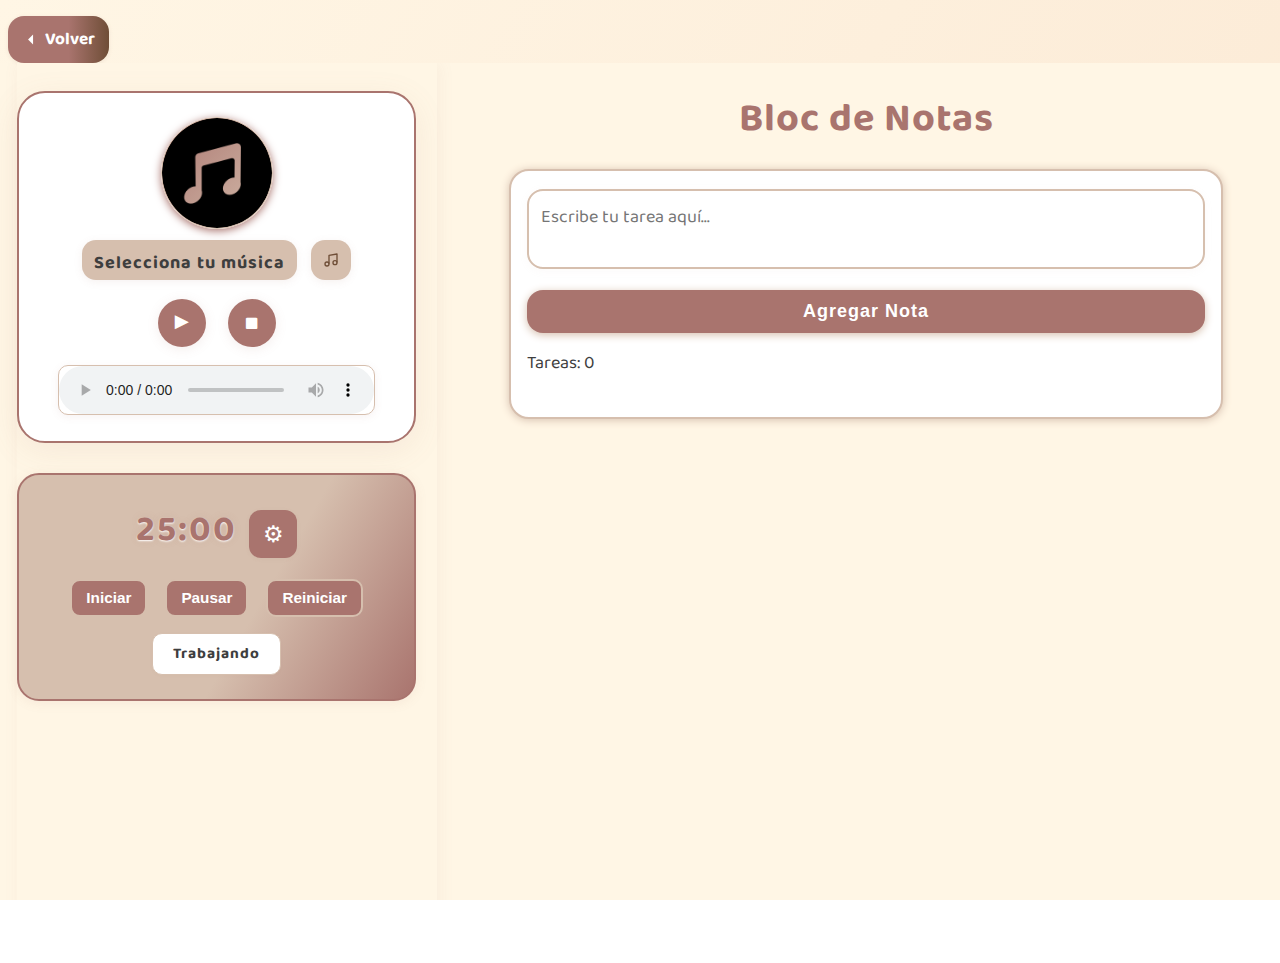
<file: bloc.html>
<!DOCTYPE html>
<html lang="es">
<head>
    <meta charset="UTF-8">
    <meta name="viewport" content="width=device-width, initial-scale=1.0">
    <link rel="stylesheet" href="bloc.css">
    <title>Pomodoro</title>
</head>
<body>

    <button onclick="window.history.back()" class="boton-volver">
        <svg viewBox="0 0 24 24"><path d="M15.5 5l-7 7 7 7"/></svg>
        <a href="Otros.html">Volver</a>
    </button>

    <div id="main-container">
        <div id="left-panel">
            <div id="player-container">
                <div id="cover-art">
                    <img id="cover-img" src="assets/iconos/Play.png" alt="Carátula">
                </div>
                <!-- Agrupación horizontal de botón y icono -->
                <div id="seleccion-musica-row">
                    <label for="fileInput" class="label-fileInput">Selecciona tu música</label>
                    <button id="abrirMenuMusica" class="icono-musica-btn" type="button" title="Elige una canción">
                        <svg width="28" height="28" viewBox="0 0 24 24" fill="none">
                            <path d="M9 17V5l12-2v12" stroke="#6F4E37" stroke-width="2" stroke-linecap="round" stroke-linejoin="round"/>
                            <circle cx="6" cy="18" r="3" stroke="#6F4E37" stroke-width="2"/>
                            <circle cx="18" cy="16" r="3" stroke="#6F4E37" stroke-width="2"/>
                        </svg>
                    </button>
                </div>
                <!-- Modal para seleccionar canción -->
                <div id="modalMusica" class="modal-musica">
                  <div class="modal-musica-contenido grande">
                    <h3>Selecciona una canción</h3>
                    <div class="lista-musicas">
                        <div class="opcion-musica" data-src="assets/musica/igual-que-un-ánge.mp3">
                            <img src="assets/musica-logos/igual-que-un-ánge.jpg" alt="cancion 1">
                            <span>igual que un ángel</span>
                        </div>
                        <div class="opcion-musica" data-src="assets/musica/snowman.mp3">
                            <img src="assets/musica-logos/snowman.jpg" alt="cancion 2">
                            <span>snowman</span>
                        </div>
                        <div class="opcion-musica" data-src="assets/musica/World's-Smallest-Violin.mp3">
                            <img src="assets/musica-logos/World's-Smallest-Violin.jpg" alt="Canción 3">
                            <span>World's Smallest Violin</span>
                        </div>
                        <div class="opcion-musica" data-src="assets/musica/over-the-Rainbow.mp3">
                            <img src="assets/musica-logos/over-the-Rainbow.jpg" alt="Canción 4">
                            <span>over the Rainbow</span>
                        </div>
                        <div class="opcion-musica" data-src="assets/musica/Lo-malo-de-ser-bueno.mp3">
                            <img src="assets/musica-logos/Lo-malo-de-ser-bueno.jpg" alt="Canción 5">
                            <span>Lo malo de ser bueno</span>
                        </div>
                        <div class="opcion-musica" data-src="assets/musica/Hoy-Estoy-Raro.mp3">
                            <img src="assets/musica-logos/Hoy-Estoy-Raro.jpg" alt="Canción 6">
                            <span>Hoy Estoy Raro</span>
                        </div>
                        <div class="opcion-musica" data-src="assets/musica/ya-no-sé-qué-hacer-conmigo.mp3">
                            <img src="assets/musica-logos/cuarteto-de-nos.jpeg" alt="Canción 7">
                            <span>Ya no sé qué hacer conmigo</span>
                        </div>
                        <div class="opcion-musica" data-src="assets/musica/Enamorado-tuyo.mp3">
                            <img src="assets/musica-logos/Lo-malo-de-ser-bueno.jpg" alt="Canción 8">
                            <span>Enamorado tuyo</span>
                        </div>
                    </div>
                    <button id="cerrarModalMusica" class="label-fileInput" style="margin-top:18px;">Cerrar</button>
                  </div>
                </div>
                <input type="file" id="fileInput" accept="audio/*">
                <div id="music-controls">
                    <button id="playBtn" title="Reproducir/Pausar">&#9658;</button>
                    <button id="stopBtn" title="Detener">&#9632;</button>
                </div>
                <audio id="audioPlayer" controls style="width:100%; margin-top:18px; height:48px;"></audio>
            </div>
            <div id="pomodoro-section">
                <div id="pomodoro-header">
                    <span id="pomodoro-timer">25:00</span>
                    <button id="pomodoro-settings-btn" title="Configurar Pomodoro">&#9881;</button>
                </div>
                <div id="pomodoro-config" style="display:none;">
                    <label for="pomodoro-trabajo">Trabajo:</label>
                    <select id="pomodoro-trabajo">
                        <option value="10">10 min</option>
                        <option value="15">15 min</option>
                        <option value="20">20 min</option>
                        <option value="25" selected>25 min</option>
                        <option value="30">30 min</option>
                        <option value="35">35 min</option>
                        <option value="40">40 min</option>
                    </select>
                    <label for="pomodoro-descanso">Descanso:</label>
                    <select id="pomodoro-descanso">
                        <option value="3">3 min</option>
                        <option value="5" selected>5 min</option>
                        <option value="10">10 min</option>
                        <option value="15">15 min</option>
                    </select>
                    <button id="pomodoro-aplicar">Aplicar</button>
                </div>
                <div id="pomodoro-controles">
                    <button id="iniciarPomodoro">Iniciar</button>
                    <button id="pausarPomodoro">Pausar</button>
                    <button id="reiniciarPomodoro">Reiniciar</button>
                </div>
                <div id="pomodoro-estado">Trabajando</div>
            </div>
        </div>
        <div id="right-panel">
            <h1>Bloc de Notas</h1>
            <div id="notas-section">
                <textarea id="notaInput" placeholder="Escribe tu tarea aquí..."></textarea>
                <button class="agregar" onclick="agregarNota()">Agregar Nota</button>
                <div id="contadorNotas">Tareas: 0</div>
                <ul id="listaNotas"></ul>
            </div>
        </div>
    </div>
    <script>
        // Modal de selección de música
        const audio = document.getElementById('audioPlayer');
        const playBtn = document.getElementById('playBtn');
        const stopBtn = document.getElementById('stopBtn');
        const modalMusica = document.getElementById('modalMusica');
        const abrirMenuMusica = document.getElementById('abrirMenuMusica');
        const cerrarModalMusica = document.getElementById('cerrarModalMusica');

        abrirMenuMusica.onclick = function() {
          modalMusica.classList.add('activo');
        };
        cerrarModalMusica.onclick = function() {
          modalMusica.classList.remove('activo');
        };

        // Selección visual de música
        document.querySelectorAll('.opcion-musica').forEach(el => {
            el.onclick = function() {
                modalMusica.classList.remove('activo');
                const src = el.getAttribute('data-src');
                audio.src = src;
                audio.load();
                audio.play();
                // Opcional: marcar seleccionada
                document.querySelectorAll('.opcion-musica').forEach(e => e.classList.remove('seleccionada'));
                el.classList.add('seleccionada');
            };
        });

        // Reproductor de música
        playBtn.onclick = function() {
            if (audio.src) {
                if (audio.paused) {
                    audio.play();
                } else {
                    audio.pause();
                }
            }
        };
        stopBtn.onclick = function() {
            if (audio.src) {
                audio.pause();
                audio.currentTime = 0;
            }
        };
        document.getElementById('fileInput').addEventListener('change', function(event) {
            const file = event.target.files[0];
            if (file) {
                audio.src = URL.createObjectURL(file);
                audio.load();
                audio.play();
            }
        });
        audio.addEventListener('play', () => {
            playBtn.innerHTML = "&#10073;&#10073;";
        });
        audio.addEventListener('pause', () => {
            playBtn.innerHTML = "&#9658;";
        });
        audio.addEventListener('ended', () => {
            playBtn.innerHTML = "&#9658;";
        });

        // Bloc de notas
        function agregarNota() {
            const input = document.getElementById('notaInput');
            const texto = input.value.trim();
            if (texto) {
                const li = document.createElement('li');
                li.textContent = texto;

                li.onclick = function() {
                    li.classList.toggle('completada');
                };

                const btnEliminar = document.createElement('button');
                btnEliminar.textContent = 'Eliminar';
                btnEliminar.onclick = function(e) {
                    e.stopPropagation();
                    li.remove();
                    actualizarContador();
                };

                li.appendChild(btnEliminar);
                document.getElementById('listaNotas').appendChild(li);
                input.value = '';
                actualizarContador();
            }
        }

        function actualizarContador() {
            const total = document.querySelectorAll('#listaNotas li').length;
            const contador = document.getElementById('contadorNotas');
            if (contador) {
                contador.textContent = `Tareas: ${total}`;
            }
        }

        // Pomodoro
        let pomodoroInterval = null;
        let pomodoroTrabajo = 25;
        let pomodoroDescanso = 5;
        let pomodoroTiempo = pomodoroTrabajo * 60;
        let pomodoroEnTrabajo = true;
        let pomodoroActivo = false;

        function actualizarPomodoro() {
            const minutos = String(Math.floor(pomodoroTiempo / 60)).padStart(2, '0');
            const segundos = String(pomodoroTiempo % 60).padStart(2, '0');
            document.getElementById('pomodoro-timer').textContent = `${minutos}:${segundos}`;
            document.getElementById('pomodoro-estado').textContent = pomodoroEnTrabajo ? 'Trabajando' : 'Descansando';
        }

        function iniciarPomodoro() {
            if (!pomodoroActivo) {
                pomodoroActivo = true;
                pomodoroInterval = setInterval(() => {
                    if (pomodoroTiempo > 0) {
                        pomodoroTiempo--;
                        actualizarPomodoro();
                    } else {
                        clearInterval(pomodoroInterval);
                        pomodoroActivo = false;
                        if (pomodoroEnTrabajo) {
                            pomodoroTiempo = pomodoroDescanso * 60;
                            pomodoroEnTrabajo = false;
                        } else {
                            pomodoroTiempo = pomodoroTrabajo * 60;
                            pomodoroEnTrabajo = true;
                        }
                        actualizarPomodoro();
                    }
                }, 1000);
            }
        }

        function pausarPomodoro() {
            pomodoroActivo = false;
            clearInterval(pomodoroInterval);
        }

        function reiniciarPomodoro() {
            pomodoroActivo = false;
            clearInterval(pomodoroInterval);
            pomodoroEnTrabajo = true;
            pomodoroTiempo = pomodoroTrabajo * 60;
            actualizarPomodoro();
        }

        document.getElementById('iniciarPomodoro').onclick = iniciarPomodoro;
        document.getElementById('pausarPomodoro').onclick = pausarPomodoro;
        document.getElementById('reiniciarPomodoro').onclick = reiniciarPomodoro;

        document.getElementById('pomodoro-settings-btn').onclick = function() {
            const config = document.getElementById('pomodoro-config');
            config.style.display = config.style.display === 'none' ? 'flex' : 'none';
        };

        document.getElementById('pomodoro-aplicar').onclick = function() {
            const trabajo = parseInt(document.getElementById('pomodoro-trabajo').value, 10);
            const descanso = parseInt(document.getElementById('pomodoro-descanso').value, 10);
            if (trabajo > 0 && descanso > 0) {
                pomodoroTrabajo = trabajo;
                pomodoroDescanso = descanso;
                reiniciarPomodoro();
            }
            document.getElementById('pomodoro-config').style.display = 'none';
        };

        actualizarPomodoro();
        actualizarContador();
    </script>
</body>
</html>
</file>
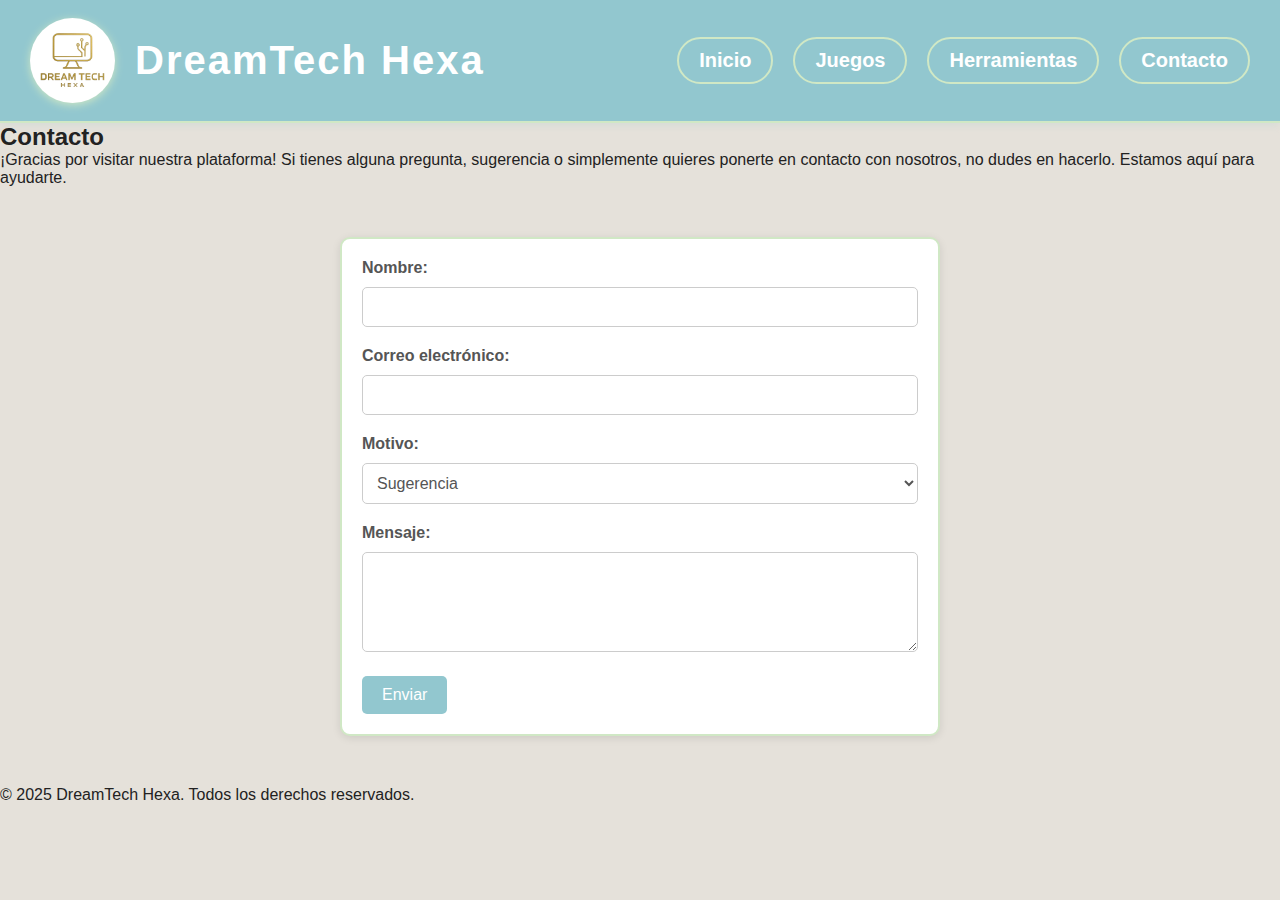
<file: contacto.html>
<!DOCTYPE html>
<html lang="es">
<head>
  <meta charset="UTF-8" />
  <meta name="viewport" content="width=device-width, initial-scale=1.0" />
  <link rel="stylesheet" href="contacto.css" />
  <title>Contacto</title>
</head>
<body>

  <header>
    <img src="assets/iconos/Logo.jpeg" alt="Logo de la plataforma" class="logo-header" />
    <h1>DreamTech Hexa</h1>
    <nav>
      <a href="index.html">Inicio</a>
      <a href="#">Juegos</a>
      <a href="otros.html">Herramientas</a>
      <a href="contacto.html">Contacto</a>
    </nav>
  </header>

  <main>
    <section class="contacto">
      <h2>Contacto</h2>
      <p>¡Gracias por visitar nuestra plataforma! Si tienes alguna pregunta, sugerencia o simplemente quieres ponerte en contacto con nosotros, no dudes en hacerlo. Estamos aquí para ayudarte.</p>

      <!-- Mensaje de éxito -->
      <div id="mensajeExito" class="mensaje-exito" style="display: none;">
        ¡Gracias por tu mensaje! Te responderemos pronto.
      </div>

      <form action="https://formsubmit.co/marcilloanthonymiguel@gmail.com" method="POST">
        <label for="nombre">Nombre:</label>
        <input type="text" name="nombre" id="nombre" required />

        <label for="email">Correo electrónico:</label>
        <input type="email" name="email" id="email" required />

        <label for="motivo">Motivo:</label>
        <select name="motivo" id="motivo" required>
          <option value="sugerencia">Sugerencia</option>
          <option value="reporte">Reporte de error</option>
          <option value="consulta">Consulta</option>
          <option value="otro">Otro</option>
        </select>

        <label for="mensaje">Mensaje:</label>
        <textarea name="mensaje" id="mensaje" required></textarea>

        <!-- Opciones ocultas de FormSubmit -->
        <input type="hidden" name="_next" value="https://anthony56025.github.io/DreamTech-Hexa/contacto.html?enviado=true" />
        <input type="hidden" name="_captcha" value="false" />

        <button type="submit">Enviar</button>
      </form>
    </section>
  </main>

  <footer>
    &copy; 2025 DreamTech Hexa. Todos los derechos reservados.
  </footer>

  <script>
    // Mostrar mensaje si ?enviado=true
    const params = new URLSearchParams(window.location.search);
    if (params.get("enviado") === "true") {
      document.getElementById("mensajeExito").style.display = "block";
    }
  </script>

</body>
</html>
</file>
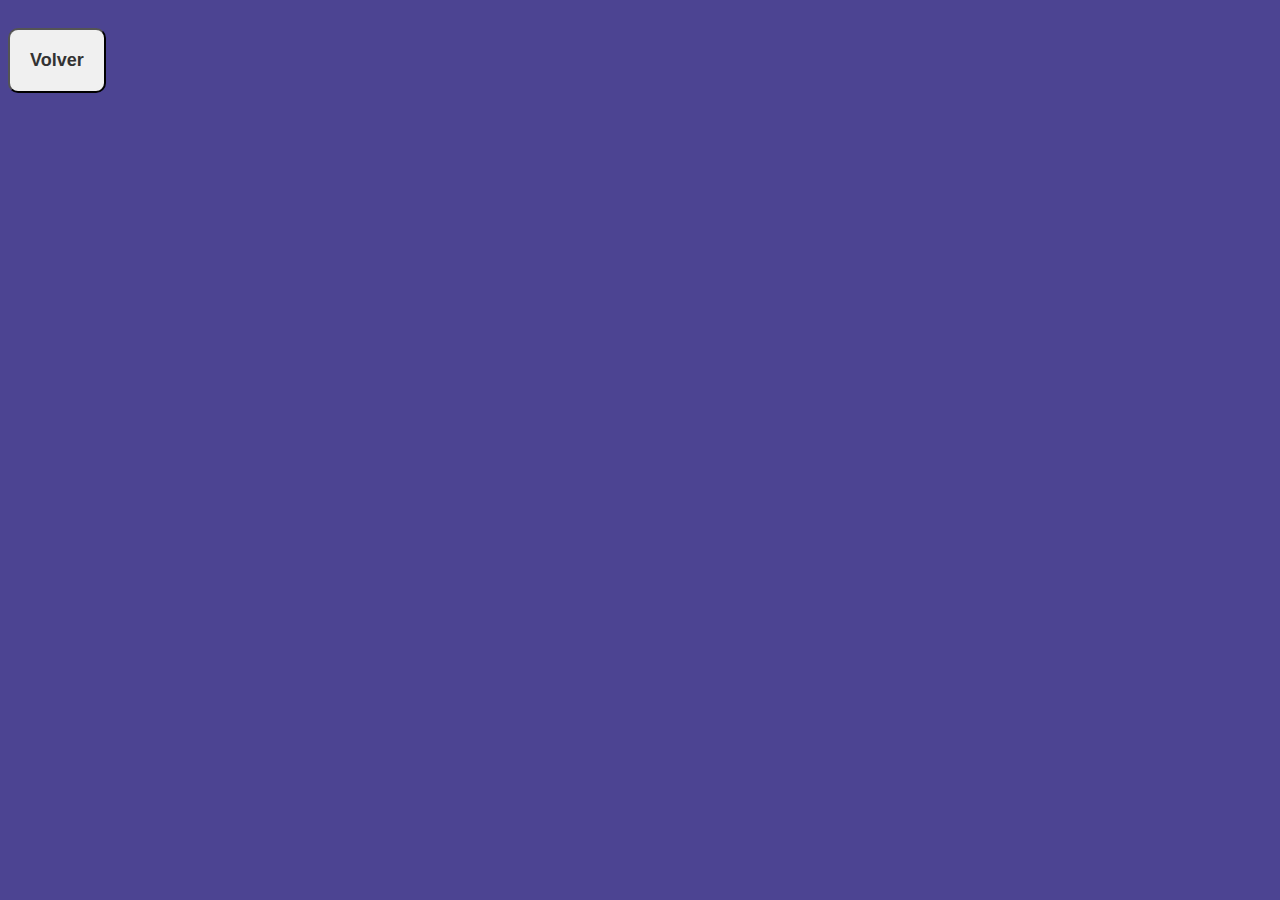
<file: descripcion.html>
<!DOCTYPE html>
<html lang="en">
<head>
    <meta charset="UTF-8">
    <meta name="viewport" content="width=device-width, initial-scale=1.0">
    <title>Document</title>
    <link rel="stylesheet" href="descripcion.css">
</head>
<body>
    <header>
        <button class="Volver"><a href="index.html">Volver</a></button>
    </header>
    <section>
        
    </section>
</body>
</html>
</file>
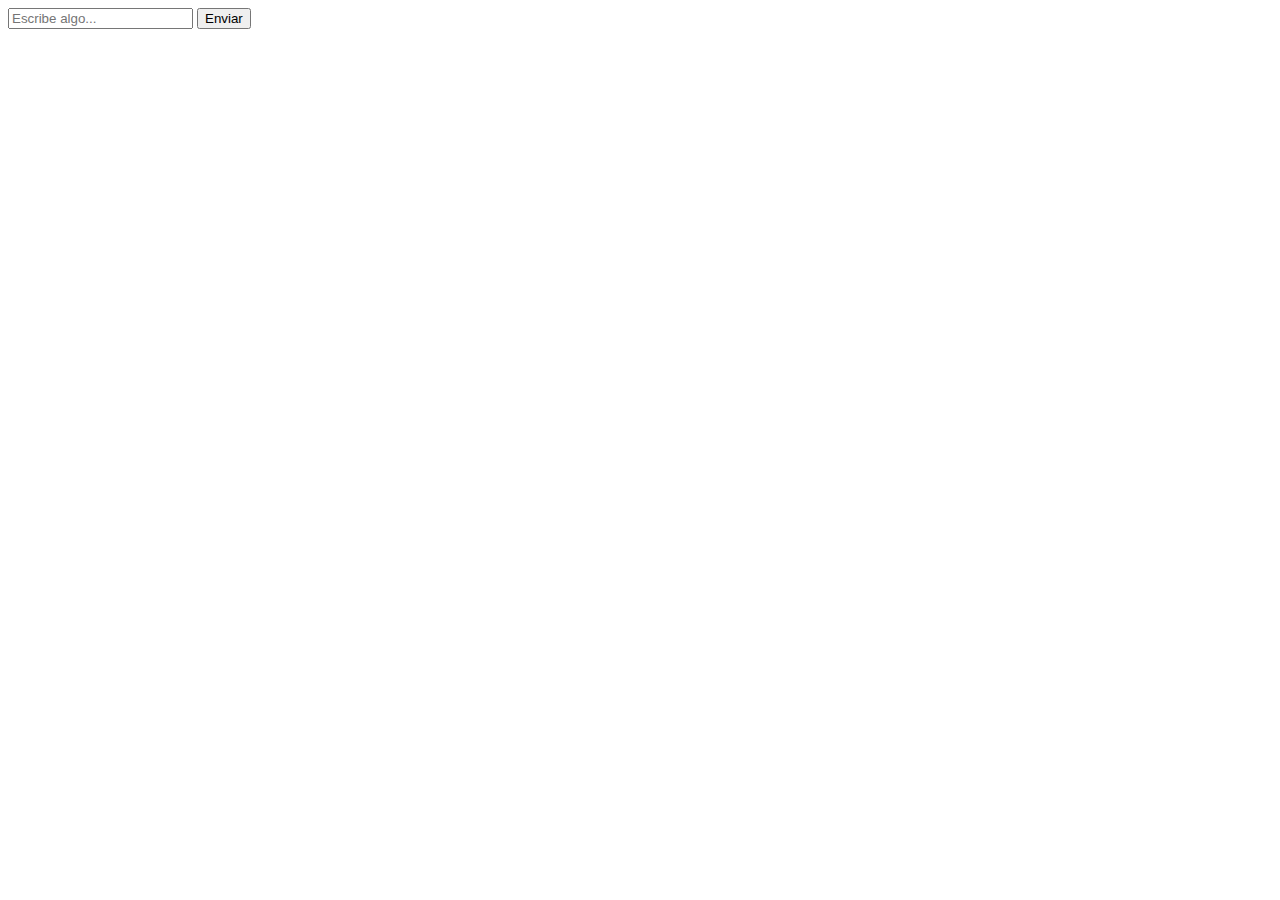
<file: openia-ia.html>
<!DOCTYPE html>
<html lang="en">
<head>
    <meta charset="UTF-8">
    <meta name="viewport" content="width=device-width, initial-scale=1.0">
    <title>Document</title>
</head>
<body>
<!-- index.html -->
<div id="chatbox">
  <div id="chat"></div>
  <input type="text" id="user-input" placeholder="Escribe algo..." />
  <button onclick="sendMessage()">Enviar</button>
</div>

<script>
async function sendMessage() {
  const input = document.getElementById('user-input').value;
  document.getElementById('chat').innerHTML += `<div><b>Tú:</b> ${input}</div>`;
  
  const response = await fetch("http://localhost:3000/message", {
    method: "POST",
    headers: { "Content-Type": "application/json" },
    body: JSON.stringify({ message: input })
  });

  const data = await response.json();
  document.getElementById('chat').innerHTML += `<div><b>Bot:</b> ${data.reply}</div>`;
  document.getElementById('user-input').value = "";
}
</script>
</body>
</html>
</file>
<file: bloc.css>
@import url('https://fonts.googleapis.com/css2?family=Baloo+2:wght@400;700&display=swap');
/* Variables de color y fuente */

:root {
    --fondo-principal: #FFF6E5;
    --degradado-ini: #FFF6E5;
    --degradado-fin: #FBE8D3;
    --texto: #3E3E3E;
    --texto-sec: #593C39;
    --boton1: #A9746E;
    --boton-hover: #6F4E37;
    --input-bg: #FFF;
    --input-borde: #D6BFAE;
    --tarjeta-bg: #FFF;
    --tarjeta-borde: #D6BFAE;
    --musica1: #A9746E;
    --musica2: #D6BFAE;
    --musica3: #6F4E37;
    --sombra: 0 8px 32px 0 rgba(169, 116, 110, 0.10);
}

html, body {
    overflow-x: hidden;
    overflow-y: auto !important;
    height: 100vh;
    min-height: 100vh;
    margin: 0;
    padding: 0;
    font-family: 'Baloo 2', cursive, Arial, sans-serif;
    background: linear-gradient(120deg, var(--degradado-ini) 0%, var(--degradado-fin) 100%);
    font-size: 18px;
    box-sizing: border-box;
    color: var(--texto);
}
html, body, #main-container {
    overflow-y: auto !important;
    height: 100vh;
    min-height: 100vh;
}

#main-container {
    display: flex;
    height: 100vh;
    min-height: 100vh;
    width: 100vw;
    box-sizing: border-box;
    overflow-x: hidden;
    overflow-y: auto; /* <-- Cambia hidden por auto */
    background: var(--fondo-principal);
    justify-content: center;
}

/* Botón Volver */
.boton-volver {
    display: inline-flex;
    align-items: center;
    gap: 6px;
    margin: 16px 0 0 8px;
    padding: 10px 14px;
    border-radius: 16px;
    background: linear-gradient(90deg, #A9746E 60%, #6F4E37 100%);
    color: #fff;
    border: none;
    font-weight: bold;
    font-size: 0.95em;
    box-shadow: 0 1px 4px #d6bfae55;
    cursor: pointer;
    transition: background 0.2s, transform 0.1s, box-shadow 0.2s;
    outline: none;
    font-family: 'Baloo 2', Arial, sans-serif;
    max-width: 90vw;
    box-sizing: border-box;
}
.boton-volver a {
    text-decoration: none;
    color: inherit;
}
.boton-volver:hover {
    background: linear-gradient(90deg, #6F4E37 60%, #A9746E 100%);
    transform: translateY(-2px) scale(1.04);
    box-shadow: 0 4px 16px #d6bfae77;
}
.boton-volver svg {
    width: 1em;
    height: 1em;
    fill: #fff;
}

/* Fuente Google Fonts: 'Baloo 2' */
@import url('https://fonts.googleapis.com/css2?family=Baloo+2:wght@400;700&display=swap');

#left-panel {
    display: flex;
    flex-direction: column;
    align-items: flex-start; /* Alinea todo arriba */
    width: 38%;
    min-width: 260px;
    max-width: 420px;
    height: auto;
    box-sizing: border-box;
    padding: 28px 0;
    gap: 22px;
    background: var(--fondo-principal);
    box-shadow: 2px 0 16px 0 rgba(169,116,110,0.07);
}

#right-panel {
    width: 62%;
    min-width: 320px;
    max-width: 1000px;
    height: auto;
    display: flex;
    flex-direction: column;
    align-items: center;
    box-sizing: border-box;
    padding: 24px 0 0 0;
    overflow-y: visible;
    margin-left: 32px;
}

h1 {
    font-size: 2.2em;
    margin-top: 0;
    margin-bottom: 18px;
    color: var(--boton1);
    letter-spacing: 1px;
    font-family: 'Baloo 2', cursive, Arial, sans-serif;
    font-weight: 700;
}

/* Player y Pomodoro */
#player-container {
    background: var(--tarjeta-bg);
    border-radius: 28px;
    box-shadow: var(--sombra);
    padding: 8px 12px 4px 12px; /* Menos padding vertical */
    width: 95%;
    max-width: 350px;
    display: flex;
    flex-direction: column;
    align-items: center;
    box-sizing: border-box;
    border: 2px solid var(--musica1);
    margin-bottom: 8px;
    position: relative;
}

#cover-art {
    width: 120px ;
    height: 120px ;
    margin-bottom: 5px;
    border-radius: 50%;
    background: linear-gradient(135deg, var(--musica1) 0%, var(--musica2) 100%);
    display: flex;
    align-items: center;
    justify-content: center;
    overflow: hidden;
    box-shadow: 0 2px 8px var(--musica1, #A9746E33);
    position: relative;
    border: 1px solid var(--musica2);
    padding: 0;
}
#cover-art img {
    width: 100%;
    height: 100%;
    object-fit: cover;
    border-radius: 50%;
    display: block;
}
#cover-art .icon {
    position: absolute;
    color: var(--texto);
    background: var(--input-bg);
    border-radius: 50%;
    border: 2px solid var(--musica2);
    width: 54px;
    height: 54px;
    left: 50%;
    top: 50%;
    transform: translate(-50%, -50%);
    z-index: 2;
    display: flex;
    align-items: center;
    justify-content: center;
    font-size: 2.2em;
    box-shadow: 0 2px 8px var(--musica2);
    opacity: 0.93;
    pointer-events: none;
}

#music-controls {
    width: 28px;
    height: 25px;
    display: flex;
    align-items: center;
    justify-content: center;
    gap: 22px;
    margin-bottom: 12px;
    font-size: 1em;
}

#music-controls button {
    background: var(--boton1);
    border: none;
    border-radius: 50%;      /* Hace el botón perfectamente circular */
    width: 40px;
    height: 4px;
    color: var(--input-bg);
    font-size: 1.4em;
    cursor: pointer;
    box-shadow: 0 2px 12px rgba(169,116,110,0.13);
    transition: background 0.2s, transform 0.1s;
    display: flex;
    align-items: center;
    justify-content: center;
    font-family: inherit;
    aspect-ratio: 1 / 1;     /* Asegura círculo perfecto incluso si cambias el tamaño */
    padding: 0;              /* Elimina padding para mantener la forma */
}
#music-controls button:hover {
    background: var(--boton-hover);
    color: var(--input-bg);
    transform: scale(1.12);
}

#audioPlayer {
    width: 100%;
    height: 20px;
    font-size: 1em;
    margin-bottom: 6px;
    border-radius: 10px;
    background: var(--input-bg);
    border: 1.5px solid var(--musica2);
    box-shadow: 0 2px 8px rgba(169,116,110,0.09);
    color: var(--texto);
    margin-bottom: 2px;
    font-size: 0.9em;
}

/* Botones iguales para música */
.label-fileInput,
#abrirMenuMusica {
    display: flex;
    background: var(--musica2);
    color: var(--texto);
    font-weight: 700;
    padding: 9px 12px; 
    border-radius: 14px;
    cursor: pointer;
    font-size: 1em;
    box-shadow: 0 2px 8px rgba(169,116,110,0.10);
    transition: background 0.2s, transform 0.1s;
    margin-bottom: 12px;
    margin-top: 6px;
    border: none;
    text-align: center;
    letter-spacing: 1px;
    min-width: 0; /* Cambia esto */
    max-width: 100%;
    white-space: normal; /* Cambia esto */
    text-decoration: none;
    box-sizing: border-box;
    height: 40px;
    font-size: 1em;
    line-height: normal;
    white-space: nowrap;   /* Permite salto de línea */
    overflow: visible;  
    text-overflow: ellipsis;
    word-break: break-word; /* Permite cortar palabras largas */
}
.label-fileInput:hover,
#abrirMenuMusica:hover {
    background: var(--boton1);
    color: var(--input-bg);
    transform: scale(1.05);
}



#fileInput {
    display: none;
}

#pomodoro-section {
    width: 95%;
    max-width: 400px;
    background: linear-gradient(120deg, var(--musica2) 60%, var(--musica1) 100%);
    border-radius: 22px;
    padding: 18px 0 12px 0;
    text-align: center;
    box-shadow: 0 2px 12px rgba(169,116,110,0.10);
    display: flex;
    flex-direction: column;
    align-items: center;
    box-sizing: border-box;
    border: 2px solid var(--musica1);
    margin-bottom: 16px;
    position: relative;
}

/* Pomodoro config flotante */
#pomodoro-config {
    margin-bottom: 10px;
    background: var(--input-bg);
    border-radius: 12px;
    padding: 8px 14px;
    box-shadow: 0 1px 3px rgba(169,116,110,0.04);
    display: flex;
    justify-content: center;
    align-items: center;
    gap: 10px;
    flex-wrap: wrap;
    position: absolute;
    top: 48px;
    left: 50%;
    transform: translateX(-50%);
    z-index: 10;
    min-width: 220px;
    max-width: 95%;
    display: none;
}
#pomodoro-config.activo {
    display: flex;
}
#pomodoro-config label {
    font-size: 1em;
    color: var(--texto-sec);
    margin: 0 2px;
}
#pomodoro-config select {
    border-radius: 8px;
    border: 2px solid var(--musica2);
    background: var(--input-bg);
    font-size: 1em;
    padding: 4px 10px;
    margin: 0 4px;
    transition: border 0.2s;
    color: var(--texto);
}
#pomodoro-config select:focus {
    border: 2px solid var(--musica1);
    outline: none;
}
#pomodoro-aplicar {
    background: var(--boton1);
    color: var(--input-bg);
    border: none;
    border-radius: 10px;
    padding: 7px 16px;
    font-size: 1em;
    font-weight: 700;
    cursor: pointer;
    box-shadow: 0 1px 4px rgba(169,116,110,0.06);
    transition: background 0.2s, transform 0.1s;
    margin-left: 4px;
}
#pomodoro-aplicar:hover {
    background: var(--boton-hover);
    color: var(--input-bg);
    transform: scale(1.04);
}

#pomodoro-section.config-abierta::before {
    content: "";
    position: absolute;
    top: 0; left: 0; right: 0; bottom: 0;
    background: rgba(0,0,0,0.08);
    z-index: 5;
    border-radius: 22px;
    pointer-events: none;
}

#pomodoro-header {
    display: flex;
    align-items: center;
    justify-content: center;
    gap: 12px;
    margin-bottom: 10px;
}

#pomodoro-settings-btn {
    background: var(--boton1);
    border: none;
    border-radius: 12px;
    width: 32px;
    height: 32px;
    font-size: 1.1em;
    color: var(--input-bg);
    cursor: pointer;
    box-shadow: 0 1px 4px rgba(169,116,110,0.08);
    display: flex;
    align-items: center;
    justify-content: center;
    transition: background 0.2s, transform 0.1s;
}
#pomodoro-settings-btn:hover {
    background: var(--boton-hover);
    color: var(--input-bg);
    transform: rotate(30deg) scale(1.10);
}

#pomodoro-timer {
    font-size: 2em;
    margin-bottom: 10px;
    margin-top: 2px;
    font-weight: bold;
    color: var(--boton1);
    letter-spacing: 2px;
    text-shadow: 0 1px 2px var(--input-bg), 0 0px 8px #A9746E22;
}

#pomodoro-controles {
    margin-bottom: 8px;
}

#pomodoro-controles button {
    font-size: 0.85em; /* Más pequeño */
    padding: 8px 14px;
    margin: 6px 8px 0 8px;
    border-radius: 10px;
    background: var(--boton1);
    color: var(--input-bg);
    border: 2px solid var(--musica2);
    transition: background 0.2s, color 0.2s;
    font-weight: 700;
}
#pomodoro-controles button:hover {
    background: var(--boton-hover);
    color: var(--input-bg);
}

#pomodoro-estado {
    font-size: 0.85em; /* Más pequeño */
    padding: 8px 20px;
    margin-top: 8px;
    background: var(--input-bg);
    border-radius: 10px;
    font-weight: 700;
    letter-spacing: 1px;
    box-shadow: 0 1px 3px rgba(169,116,110,0.04);
    border: 1.5px solid var(--musica2);
    color: var(--texto);
}

/* Bloc de notas */
h1 {
    font-size: 2.2em;
    margin-bottom: 18px;
    margin-top: 0;
    color: var(--boton1);
    letter-spacing: 1px;
    font-family: 'Baloo 2', cursive, Arial, sans-serif;
    font-weight: 700;
}

#notas-section {
    width: 90%;
    max-width: 900px;
    background: var(--tarjeta-bg);
    border-radius: 20px;
    box-shadow: 0 1px 8px var(--tarjeta-borde);
    padding: 18px 16px 12px 16px;
    margin-top: 0;
    box-sizing: border-box;
    overflow-y: visible;
    max-height: none;
    border: 2px solid var(--tarjeta-borde);
}

textarea {
    width: 100%;
    height: 80px;
    margin-bottom: 12px;
    padding: 12px;
    font-size: 1em;
    border-radius: 16px;
    border: 2px solid var(--input-borde);
    background: var(--input-bg);
    box-shadow: 0 2px 8px rgba(214,191,174,0.07);
    resize: none;
    transition: border 0.2s;
    box-sizing: border-box;
    max-width: 100%;
    font-family: 'Baloo 2', cursive, Arial, sans-serif;
    color: var(--texto);
}

button.agregar {
    width: 100%;
    margin-bottom: 16px;
    padding: 11px 0;
    font-size: 1em;
    font-weight: 700;
    color: var(--input-bg);
    background: var(--boton1);
    border: none;
    border-radius: 16px;
    cursor: pointer;
    box-shadow: 0 2px 8px var(--tarjeta-borde);
    transition: background 0.2s;
    letter-spacing: 1px;
    max-width: 100%;
    box-sizing: border-box;
    overflow: hidden;
}
button.agregar:hover {
    background: var(--boton-hover);
    color: var(--input-bg);
    transform: none;
}

ul#listaNotas {
    list-style: none;
    padding: 0;
    width: 100%;
    margin-top: 10px;
    max-height: 40vh;
    overflow-y: auto;
}

ul#listaNotas li {
    background: var(--input-bg);
    margin-bottom: 8px;
    padding: 10px 10px 10px 18px;
    border-radius: 16px;
    display: flex;
    justify-content: space-between;
    align-items: center;
    transition: background 0.2s, color 0.2s;
    font-size: 1em;
    box-shadow: 0 1px 4px rgba(214,191,174,0.06);
    cursor: pointer;
    border: 2px solid var(--input-borde);
    font-family: 'Baloo 2', cursive, Arial, sans-serif;
    color: var(--texto);
    word-break: break-word;
    min-width: 0;
    max-width: 100%;
}
ul#listaNotas li .texto-nota {
    flex: 1 1 0;
    min-width: 0;
    word-break: break-word;
    white-space: pre-line;
    display: block;
}
ul#listaNotas li button {
    background: var(--boton1);
    color: var(--input-bg);
    border: none;
    border-radius: 12px;
    padding: 6px 12px;
    font-size: 1em;
    font-weight: 700;
    margin-left: 10px;
    cursor: pointer;
    box-shadow: 0 1px 4px rgba(214,191,174,0.10);
    transition: background 0.2s, transform 0.1s;
    font-family: 'Baloo 2', cursive, Arial, sans-serif;
    flex-shrink: 0;
}
ul#listaNotas li button:hover {
    background: var(--boton-hover);
    color: var(--input-bg);
    transform: scale(1.08);
}
ul#listaNotas li.completada {
    text-decoration: line-through;
    color: #b6b6b6;
    background: #FFF6E5;
}

/* Modal de selección de música */
.modal-musica {
  display: none;
  position: fixed;
  z-index: 2000;
  left: 0; top: 0; width: 100vw; height: 100vh;
  background: rgba(0,0,0,0.25);
  align-items: center;
  justify-content: center;
}
.modal-musica.activo {
  display: flex;
}
.modal-musica-contenido {
  background: #FBF9F1;
  border-radius: 18px;
  padding: 32px 24px 24px 24px;
  box-shadow: 0 8px 32px #92C7CF55;
  display: flex;
  flex-direction: column;
  align-items: center;
  min-width: 260px;
}
.modal-musica-contenido h3 {
  margin-bottom: 18px;
  color: #92C7CF;
  font-size: 1.2em;
  font-weight: bold;
}
#selectMusica {
  position: static !important;
  width: 220px;
  margin: 0;
  margin-bottom: 0;
  box-shadow: 0 2px 8px #D0E8C555;
  background: #fff;
  border: 2px solid #92C7CF;
  border-radius: 14px;
  font-size: 1em;
  padding: 10px 12px;
  outline: none;
  appearance: none;
  background-image: url("data:image/svg+xml;utf8,<svg fill='gray' height='24' viewBox='0 0 24 24' width='24' xmlns='http://www.w3.org/2000/svg'><path d='M7 10l5 5 5-5z'/></svg>");
  background-repeat: no-repeat;
  background-position: right 12px center;
  background-size: 24px 24px;
}
.div-botones-musica,
[style*="display: flex"][style*="align-items: center"][style*="gap: 12px"] {
    display: flex;
    flex-direction: row;
    align-items: center;
    gap: 12px;
    width: 100%;
    flex-wrap: wrap;
}
#selectMusica:focus {
  border: 2.5px solid #D0E8C5;
  box-shadow: 0 4px 16px #92C7CF33;
  background: #f3f8fa;
}

.icono-musica-btn {
    display:flex;
    align-items: center;
    justify-content: center;
    background: var(--musica2);
    border: none;
    border-radius: 50%;
    width: 40px;
    height: 40px;
    cursor: pointer;
    box-shadow: 0 2px 8px rgba(169,116,110,0.10);
    transition: background 0.2s, transform 0.1s;
    margin-bottom: 0;
    margin-top: 0;
    margin-left: 0;
    padding: 0;
    
}
.icono-musica-btn:hover {
    background: var(--boton1);
    transform: scale(1.08);
}
.icono-musica-btn svg {
    display: block;
}


.modal-musica-contenido.grande {
    min-width: 340px;
    max-width: 90vw;
    padding: 38px 32px 28px 32px;
}
.lista-musicas {
    display: flex;
    flex-direction: row;
    gap: 24px;
    justify-content: center;
    flex-wrap: wrap;
    margin-bottom: 10px;
    
}
.opcion-musica {
    display: flex;
    flex-direction: column;
    align-items: center;
    cursor: pointer;
    border-radius: 16px;
    background: #fff;
    box-shadow: 0 2px 12px #d6bfae33;
    padding: 12px 14px 8px 14px;
    transition: transform 0.15s, box-shadow 0.15s, background 0.2s;
    border: 2px solid transparent;
    min-width: 120px;
    max-width: 140px;
}
.opcion-musica:hover, .opcion-musica.seleccionada {
    background: #fbe8d3;
    transform: scale(1.07);
    box-shadow: 0 4px 18px #a9746e33;
    border: 2px solid var(--boton1);
}
.opcion-musica img {
    width: 80px;
    height: 80px;
    object-fit: cover;
    border-radius: 12px;
    margin-bottom: 8px;
    box-shadow: 0 2px 8px #d6bfae44;
    background: #eee;
}
.opcion-musica span {
    font-size: 1.1em;
    color: var(--texto);
    font-weight: 600;
    text-align: center;
    margin-top: 2px;
    word-break: break-word;
}

#seleccion-musica-row {
    display: flex;
    align-items: center;
    gap: 14px;
    justify-content: center;
    width: 100%;
    margin-bottom: 18px;
}

/* Responsive para tablet (hasta 1024px) */
@media (min-width: 1025px) {
    html, body {
        overflow-y: auto;
        height: 100vh;
        min-height: 100vh;
    }
    #main-container {
        overflow-y: auto !important;
        height: 100vh;
        min-height: 100vh;
    }
    #player-container,
    #pomodoro-section {
        max-width: 600px; /* Más ancho */
        padding: 24px 40px 24px 40px; /* Más espacio interno */
    }
    #cover-art {
        width: 110px;
        height: 110px;
    }
    #music-controls button,
    #pomodoro-settings-btn {
        width: 48px;
        height: 48px;
        font-size: 1.3em;
    }
    /* Botones del pomodoro en fila */
    #pomodoro-controles {
        display: flex;
        flex-direction: row;
        justify-content: center;
        gap: 18px;
        margin-bottom: 8px;
    }
    #pomodoro-controles button {
        margin: 0;
    }
    
}

@media (max-width: 1024px) {
    html, body {
        overflow-y: auto;
        height: 100vh;
        min-height: 100vh;
    }
    #main-container {
        flex-direction: column;
        height: auto;
        min-height: 100vh;
        align-items: stretch;
        gap: 0;
        overflow-x: hidden;
        overflow-y: auto !important;
    }
    #left-panel, #right-panel {
        width: 100%;
        min-width: 0;
        max-width: 100vw;
        height: auto;
        padding: 10px 0;
        gap: 10px;
        margin-left: 0 !important;
        align-items: center;
    }
     #player-container, #pomodoro-section, #notas-section {
        max-width: 98vw;
        width: 98vw;
        min-width: 0;
        box-sizing: border-box;
        margin-left: 0;
        margin-right: 0;
    }
    #player-container, #pomodoro-section {
        margin-bottom: 10px;
    }
    #cover-art {
        width: 90px;
        height: 90px;
        margin-bottom: 12px;
        border-radius: 50%;
    }
    #cover-art .icon {
        width: 40px;
        height: 40px;
        font-size: 1.5em;
        border-width: 2px;
    }
    #music-controls button {
        width: 38px;
        height: 38px;
        font-size: 1.1em;
        border-radius: 50%;
    }
    #audioPlayer {
        height: 26px;
        font-size: 1em;
    }
    .label-fileInput,
    #abrirMenuMusica {
        font-size: 1em;
        padding: 7px 14px;
        margin-bottom: 8px;
        margin-top: 4px;
        border-radius: 12px;
        min-width: 120px;
        height: 34px;
    }
    #pomodoro-section {
        padding: 12px 0 8px 0;
    }
    #pomodoro-header {
        gap: 8px;
        margin-bottom: 6px;
    }
    #pomodoro-settings-btn {
        width: 26px;
        height: 26px;
        font-size: 1em;
        border-radius: 10px;
    }
    #pomodoro-timer {
        font-size: 1.2em;
        margin-bottom: 6px;
    }
    #pomodoro-config {
        padding: 6px 6px;
        gap: 6px;
        margin-bottom: 0;
        border-radius: 10px;
        position: absolute;
        top: 42px;
        left: 50%;
        transform: translateX(-50%);
        z-index: 10;
        min-width: 180px;
        max-width: 98vw;
        display: none;
    }
    #pomodoro-config.activo {
        display: flex;
    }
    #pomodoro-section.config-abierta::before {
        border-radius: 14px;
    }
    #pomodoro-config label,
    #pomodoro-config select,
    #pomodoro-aplicar,
    #pomodoro-controles button,
    #pomodoro-estado {
        font-size: 0.95em;
        padding: 4px 8px;
        border-radius: 10px;
    }
    #notas-section {
        padding: 10px 3vw;
        max-height: none;
        border-radius: 14px;
    }
    textarea {
        height: 60px;
        font-size: 1em;
        padding: 9px;
        border-radius: 12px;
    }
    button.agregar {
        font-size: 1em;
        padding: 9px 0;
        margin-bottom: 10px;
        border-radius: 12px;
    }
    ul#listaNotas {
        max-height: 30vh;
        margin-top: 6px;
    }
    ul#listaNotas li {
        font-size: 1em;
        padding: 8px 8px 8px 14px;
        margin-bottom: 7px;
        border-radius: 12px;
        word-break: break-word;
        min-width: 0;
        max-width: 100%;
        align-items: center;
    }
    ul#listaNotas li .texto-nota {
        font-size: 1em;
        white-space: pre-line;
        min-width: 0;
        flex: 1 1 0;
        display: block;
    }
    ul#listaNotas li button {
        font-size: 1em;
        padding: 5px 10px;
        margin-left: 8px;
        border-radius: 10px;
        flex-shrink: 0;
    }
}

@media (max-width: 700px) {
    /* Modal ocupa casi toda la pantalla y permite scroll interno */
    .modal-musica-contenido.grande {
        min-width: 0;
        max-width: 98vw;
        width: 98vw;
        max-height: 90vh;
        height: auto;
        padding: 12px 2vw 12px 2vw;
        overflow-y: auto;
        box-sizing: border-box;
        display: flex;
        flex-direction: column;
        align-items: center;
    }

    /* La lista de canciones permite scroll si hay muchas */
    .lista-musicas {
        flex-direction: column;
        gap: 14px;
        align-items: center;
        width: 100%;
        max-height: 60vh;
        overflow-y: auto;
        margin-bottom: 10px;
        box-sizing: border-box;
    }

    /* Cada opción ocupa casi todo el ancho */
    .opcion-musica {
        min-width: 90vw;
        max-width: 98vw;
        flex-direction: row;
        align-items: center;
        padding: 10px 10px;
        gap: 14px;
        box-sizing: border-box;
    }
    .opcion-musica img {
        width: 54px;
        height: 54px;
        margin-bottom: 0;
        margin-right: 10px;
    }
    .opcion-musica span {
        font-size: 1em;
        margin-top: 0;
        word-break: break-word;
    }

    /* Botones de selección de música */
    .label-fileInput,
    #abrirMenuMusica {
        width: 100%;
        min-width: 0;
        margin-bottom: 6px;
        margin-top: 2px;
        white-space: normal;
        font-size: 0.9em;
        padding: 6px 8px;
        border-radius: 10px;
        box-sizing: border-box;
        height: 36px;
    }
}

/* En escritorio, sigue ocultando el scroll general */

html, body, #main-container {
    overflow-y: auto;
    height: 100vh;
    min-height: 100vh;
}

/* En escritorio (mayor a 1024px): scroll bloqueado */
@media (min-width: 1025px) {
    html, body, #main-container {
        overflow: hidden !important;
        height: 100vh !important;
    }
}
</file>
<file: contacto.css>
* {
  margin: 0;
  padding: 0;
  box-sizing: border-box;
  max-width: 100%;
}
body {
  font-family: Arial, sans-serif;
  background: #E5E1DA;
  color: #222;
  min-height: 100vh;
  /* ...otras reglas... */
  scrollbar-width: none; 
  -ms-overflow-style: none; /
}
html {
  scrollbar-width: none; 
  -ms-overflow-style: none; 
}
html::-webkit-scrollbar {
  display: none; 
}
/* -------------------- Header y menú principal igual a styles.css -------------------- */
header {
  background-color: #92C7CF;
  color: #fff;
  padding: 18px 30px;
  display: flex;
  align-items: center;
  justify-content: space-between;
  box-shadow: 0 2px 8px #92C7CF33;
  border-bottom: 2px solid #D0E8C5;
  position: obsolute;
  top: 0;
  z-index: 10;
}
.logo-header {
  width: 85px;
  height: 85px;
  border-radius: 50%;
  box-shadow: 0 2px 8px #D0E8C5;
  object-fit: cover;
  background: #fff;
}
h1 {
  font-size: 40px;
  color: #fff;
  font-family: Arial, sans-serif;
  letter-spacing: 2px;
  margin-left: 20px;
  flex: 1;
}
nav {
  font-size: 20px;
  display: flex;
  gap: 20px;
}
nav a {
  color: #fff;
  text-decoration: none;
  font-weight: bold;
  padding: 10px 20px;
  border-radius: 25px;
  background: transparent;
  border: 2px solid #D0E8C5;
  transition: background 0.2s, color 0.2s, border 0.2s;
}
nav a:hover,
nav a:focus {
  background: #D0E8C5;
  color: #222;
  border: 2px solid #92C7CF;
}
/* -------------------- diseño del formulario -------------------- */
form {
  max-width: 600px;
  margin: 50px auto;
  padding: 20px;
  background: #fff;
  border-radius: 10px;
  box-shadow: 0 2px 8px rgba(0, 0, 0, 0.1);
  border: 2px solid #D0E8C5;
}
form h2 {
  text-align: center;
  margin-bottom: 20px;
  font-size: 24px;
  color: #333;
}
form label {
  display: block;
  margin-bottom: 10px;
  font-weight: bold;
  color: #555;
}
form input,
form textarea {
  width: 100%;
  padding: 10px;
  margin-bottom: 20px;
  border: 1px solid #ccc;
  border-radius: 5px;
  font-size: 16px;
}
form input[type="submit"] {
  background-color: #92C7CF;
  color: #fff;
  border: none;
  cursor: pointer;
  font-size: 18px;
  transition: background-color 0.3s ease;
}
form input[type="submit"]:hover {
  background-color: #D0E8C5;
  color: #222;
}
form textarea {
  resize: vertical;
  min-height: 100px;
}
/* -------------------- select -------------------- */
select {
  width: 100%;
  padding: 10px;
  margin-bottom: 20px;
  border: 1px solid #ccc;
  border-radius: 5px;
  font-size: 16px;
  background-color: #fff;
  color: #555;
}
button {
  background-color: #92C7CF;
  color: #fff;
  border: none;
  padding: 10px 20px;
  border-radius: 5px;
  cursor: pointer;
  font-size: 16px;
  transition: background-color 0.3s ease;
}
button:hover {
  background-color: #D0E8C5;
  color: #222;
}
</file>
<file: descripcion.css>
body {
    background:rgb(76, 68, 146);
    color: white;
    font-family: Arial, sans-serif;
}
.Volver {
  background-color: #f0f0f0;
  color: #333;
  padding: 20px;
  font-weight: bold;
  font-size: 18px;
  margin-top: 20px;
  border-radius: 10px;
}
.Volver a {
  color: #333;
  text-decoration: none;
}
</file>
